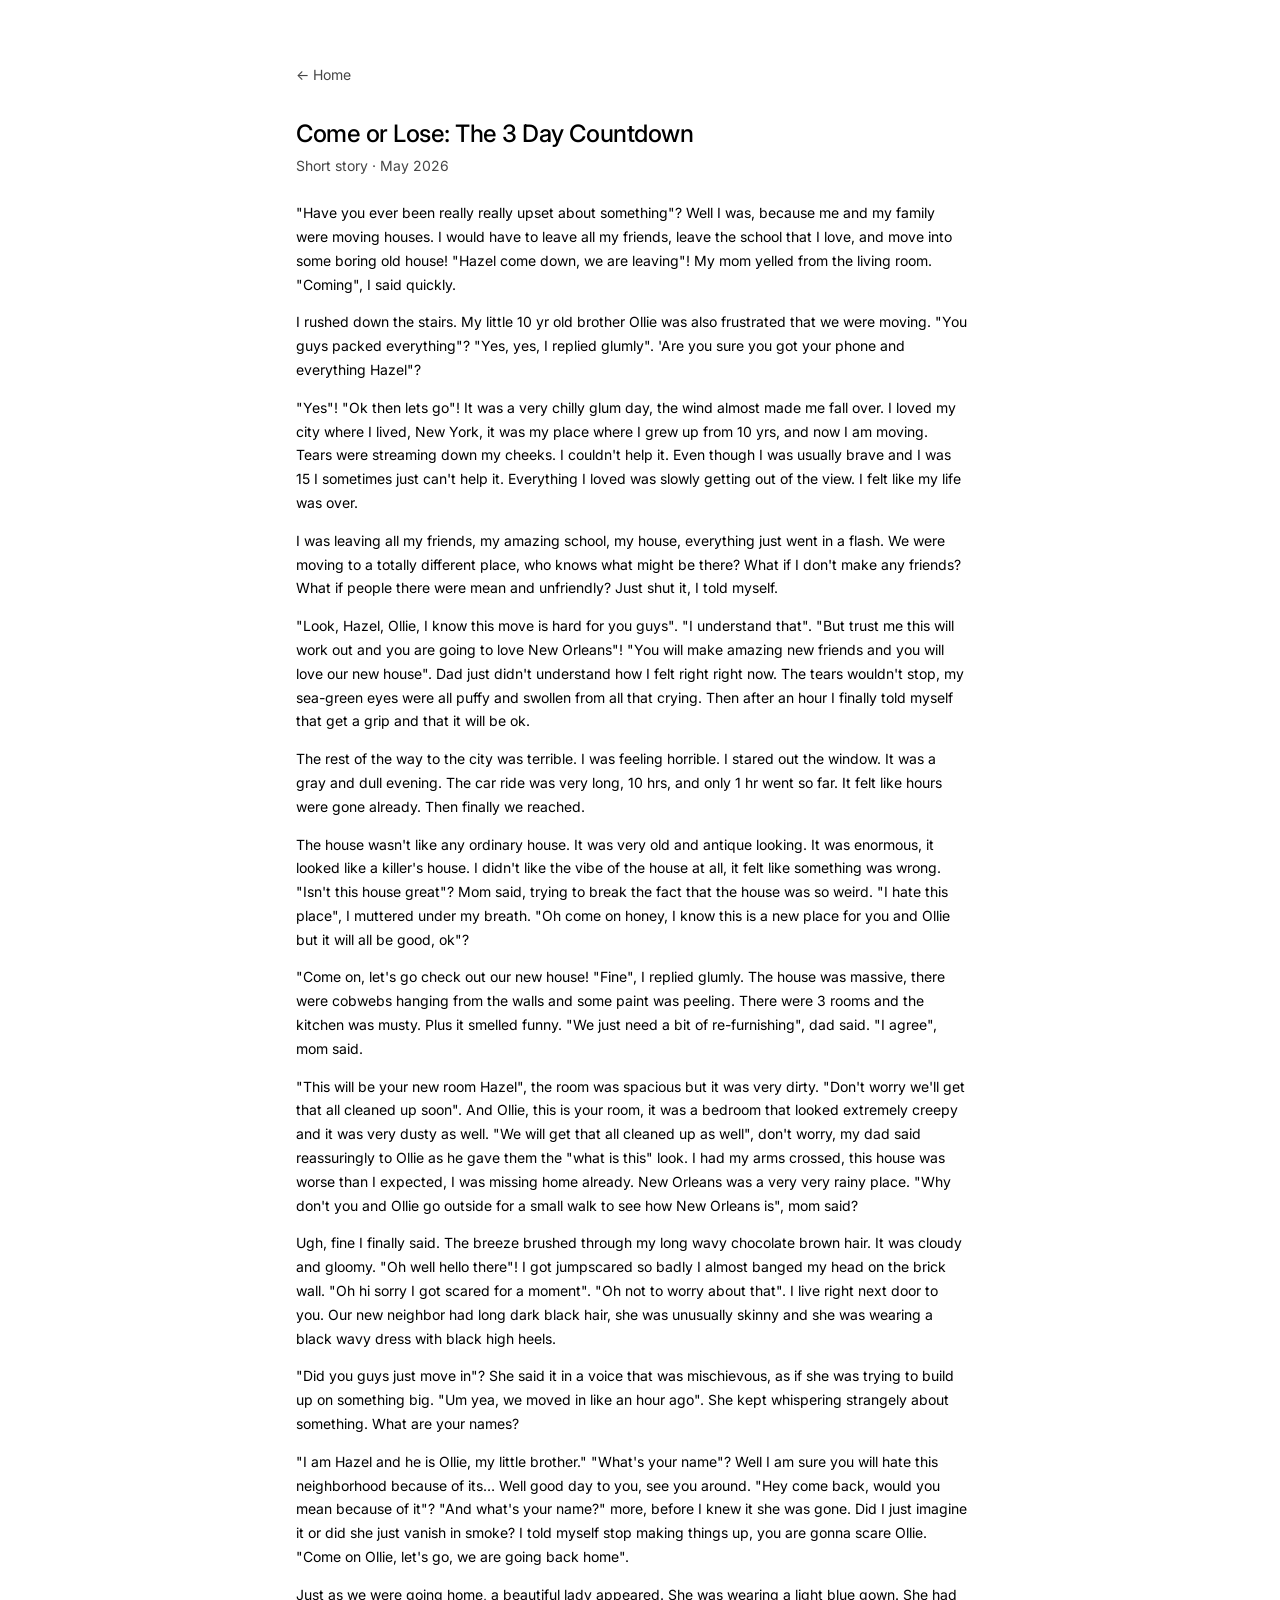
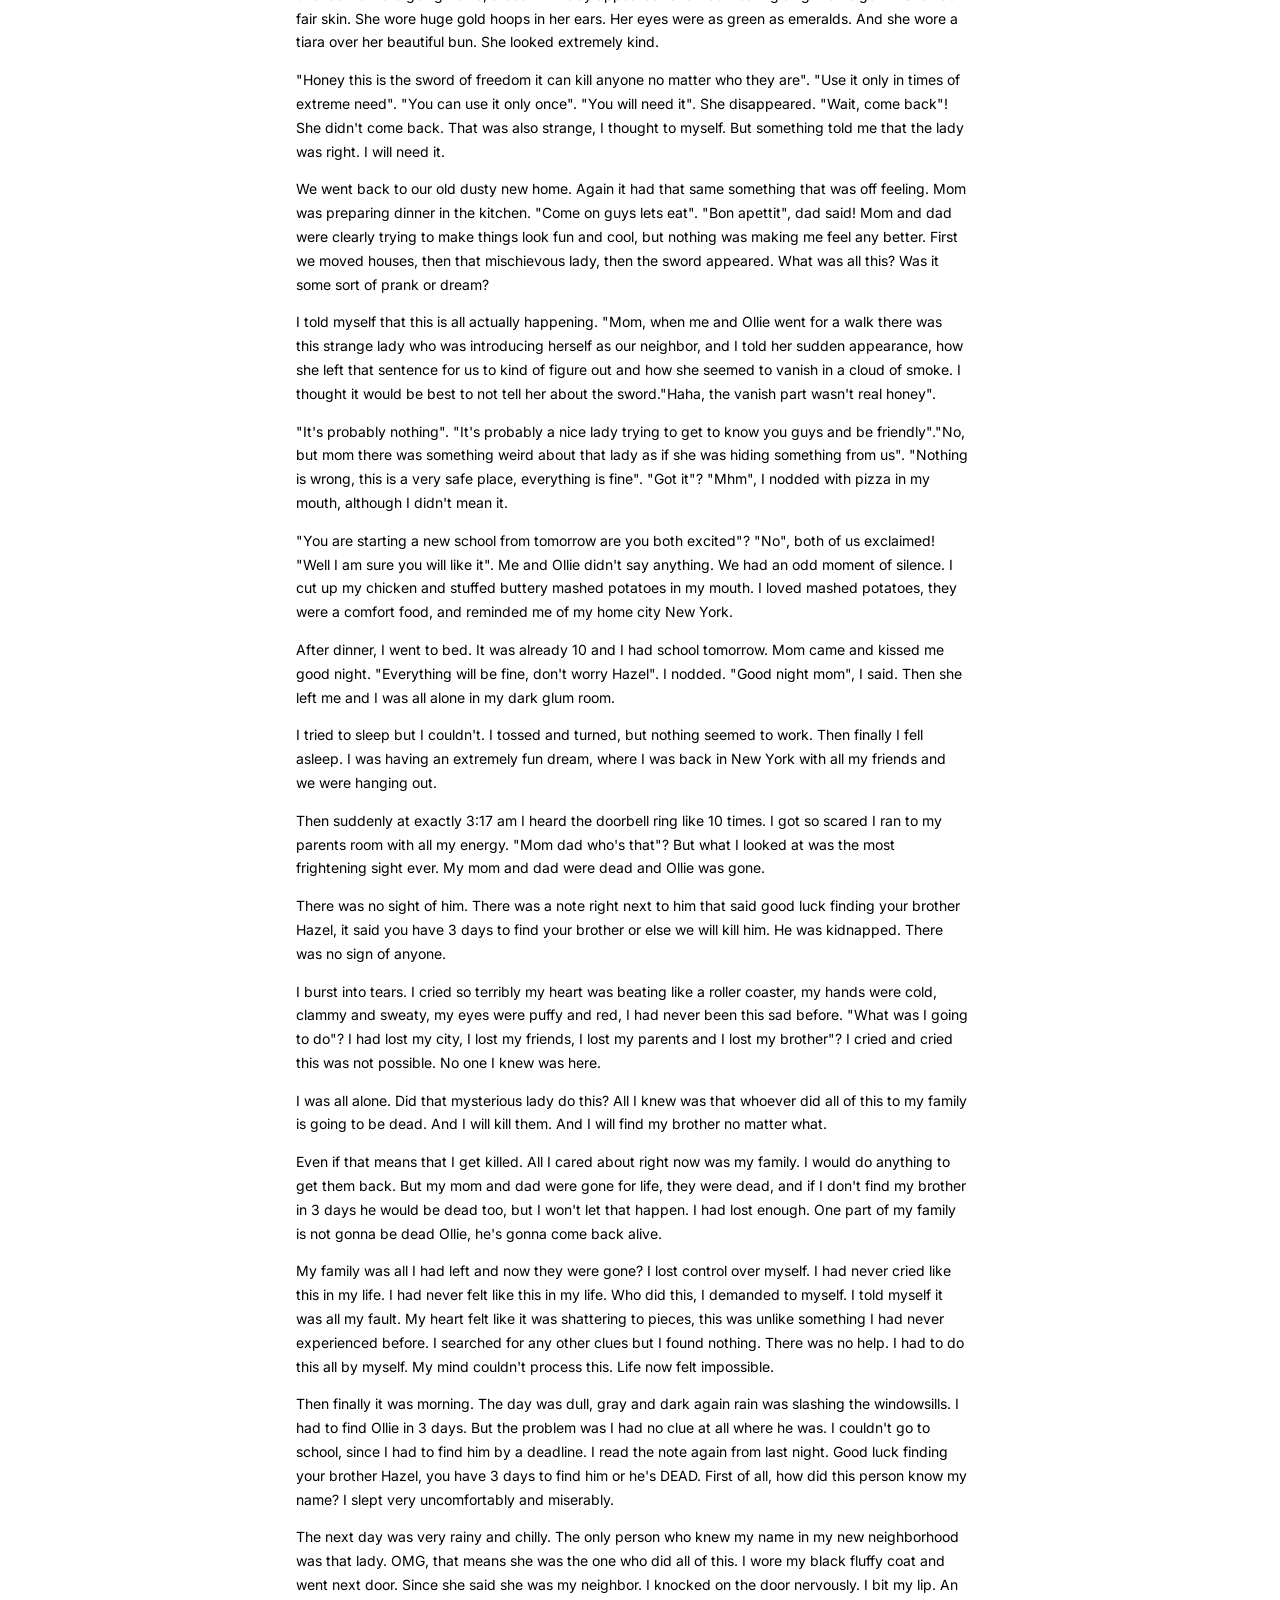
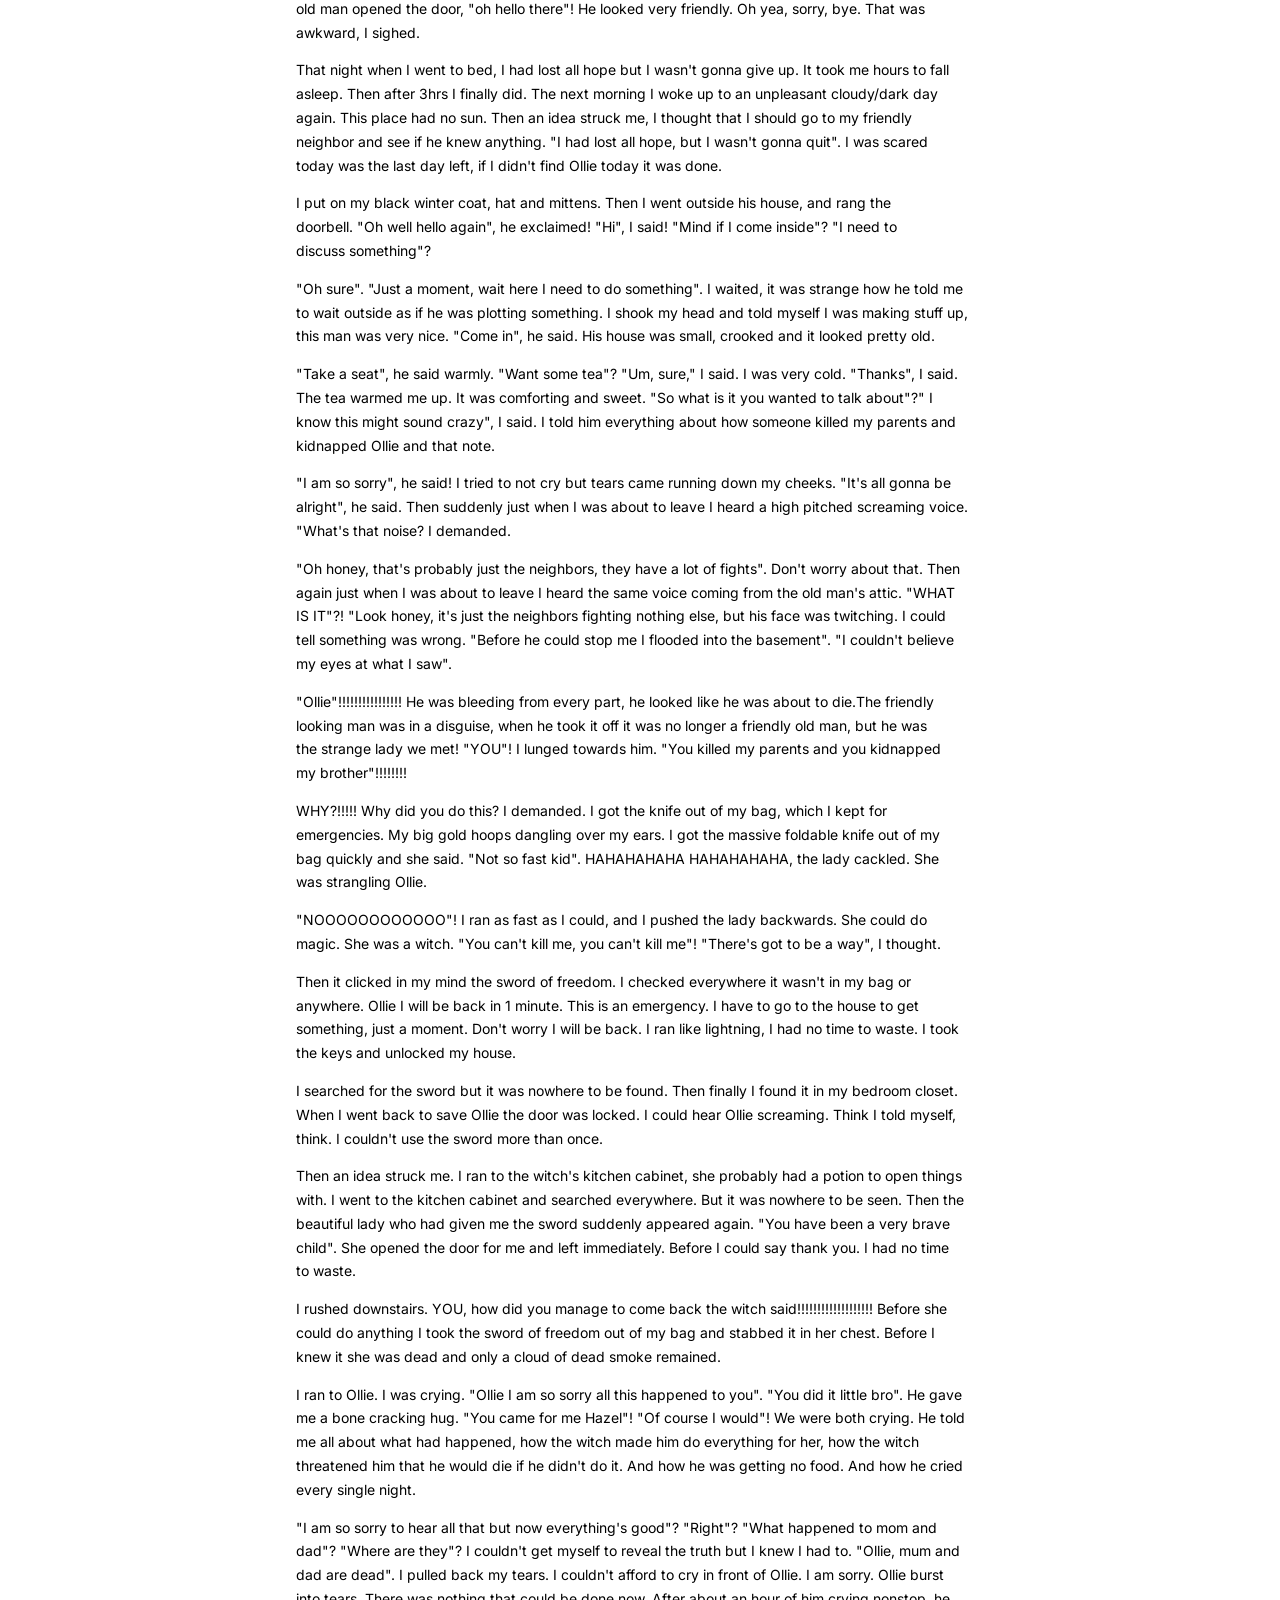
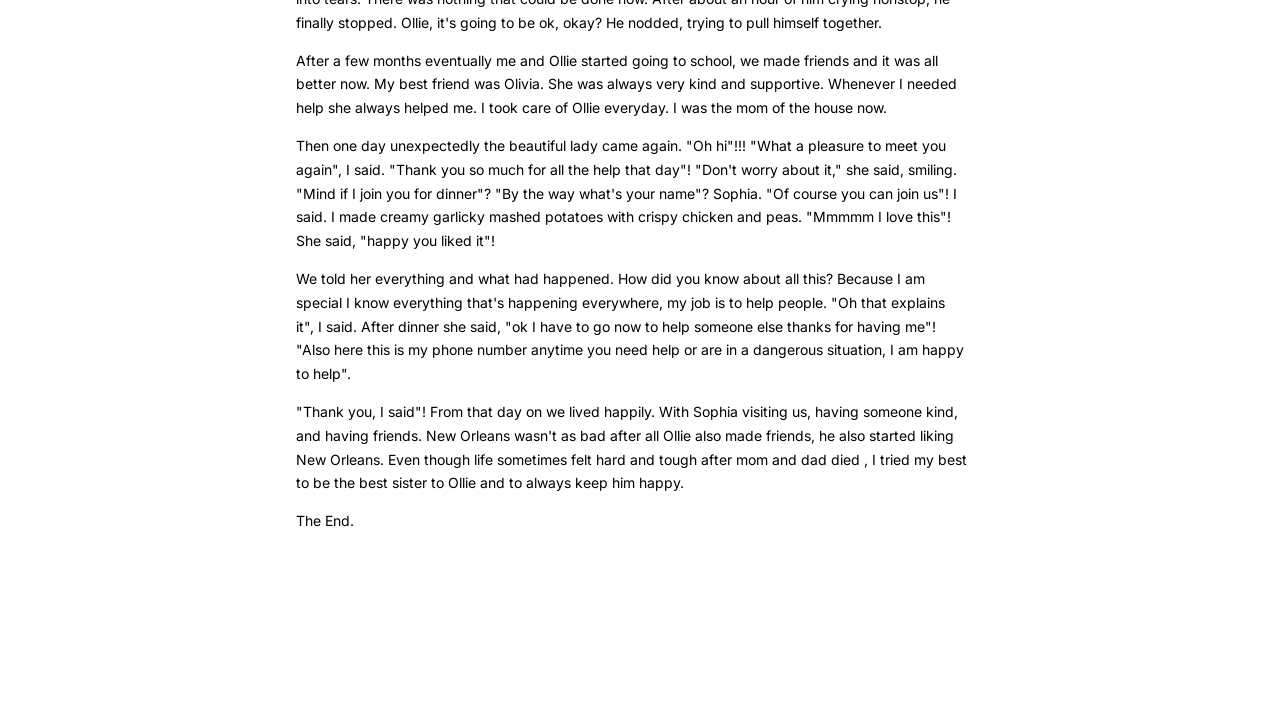
<file: writing/come-or-lose.html>
<!DOCTYPE html>
<html lang="en">
<head>
  <meta charset="UTF-8">
  <meta name="viewport" content="width=device-width, initial-scale=1.0">
  <title>Come or Lose: The 3 Day Countdown — Aashna Agarwal</title>
  <link rel="preconnect" href="https://fonts.googleapis.com">
  <link rel="preconnect" href="https://fonts.gstatic.com" crossorigin>
  <link href="https://fonts.googleapis.com/css2?family=Inter:wght@400;500&display=swap" rel="stylesheet">
  <link rel="stylesheet" href="../css/styles.css">
</head>
<body data-writing-slug="come-or-lose">
  <main class="main writing-page">
    <a href="../index.html#writing" class="back-link">← Home</a>
    <article id="writing-article"></article>
  </main>
  <script src="../js/writing.js"></script>
  <script src="../js/writing-page.js"></script>
</body>
</html>
</file>
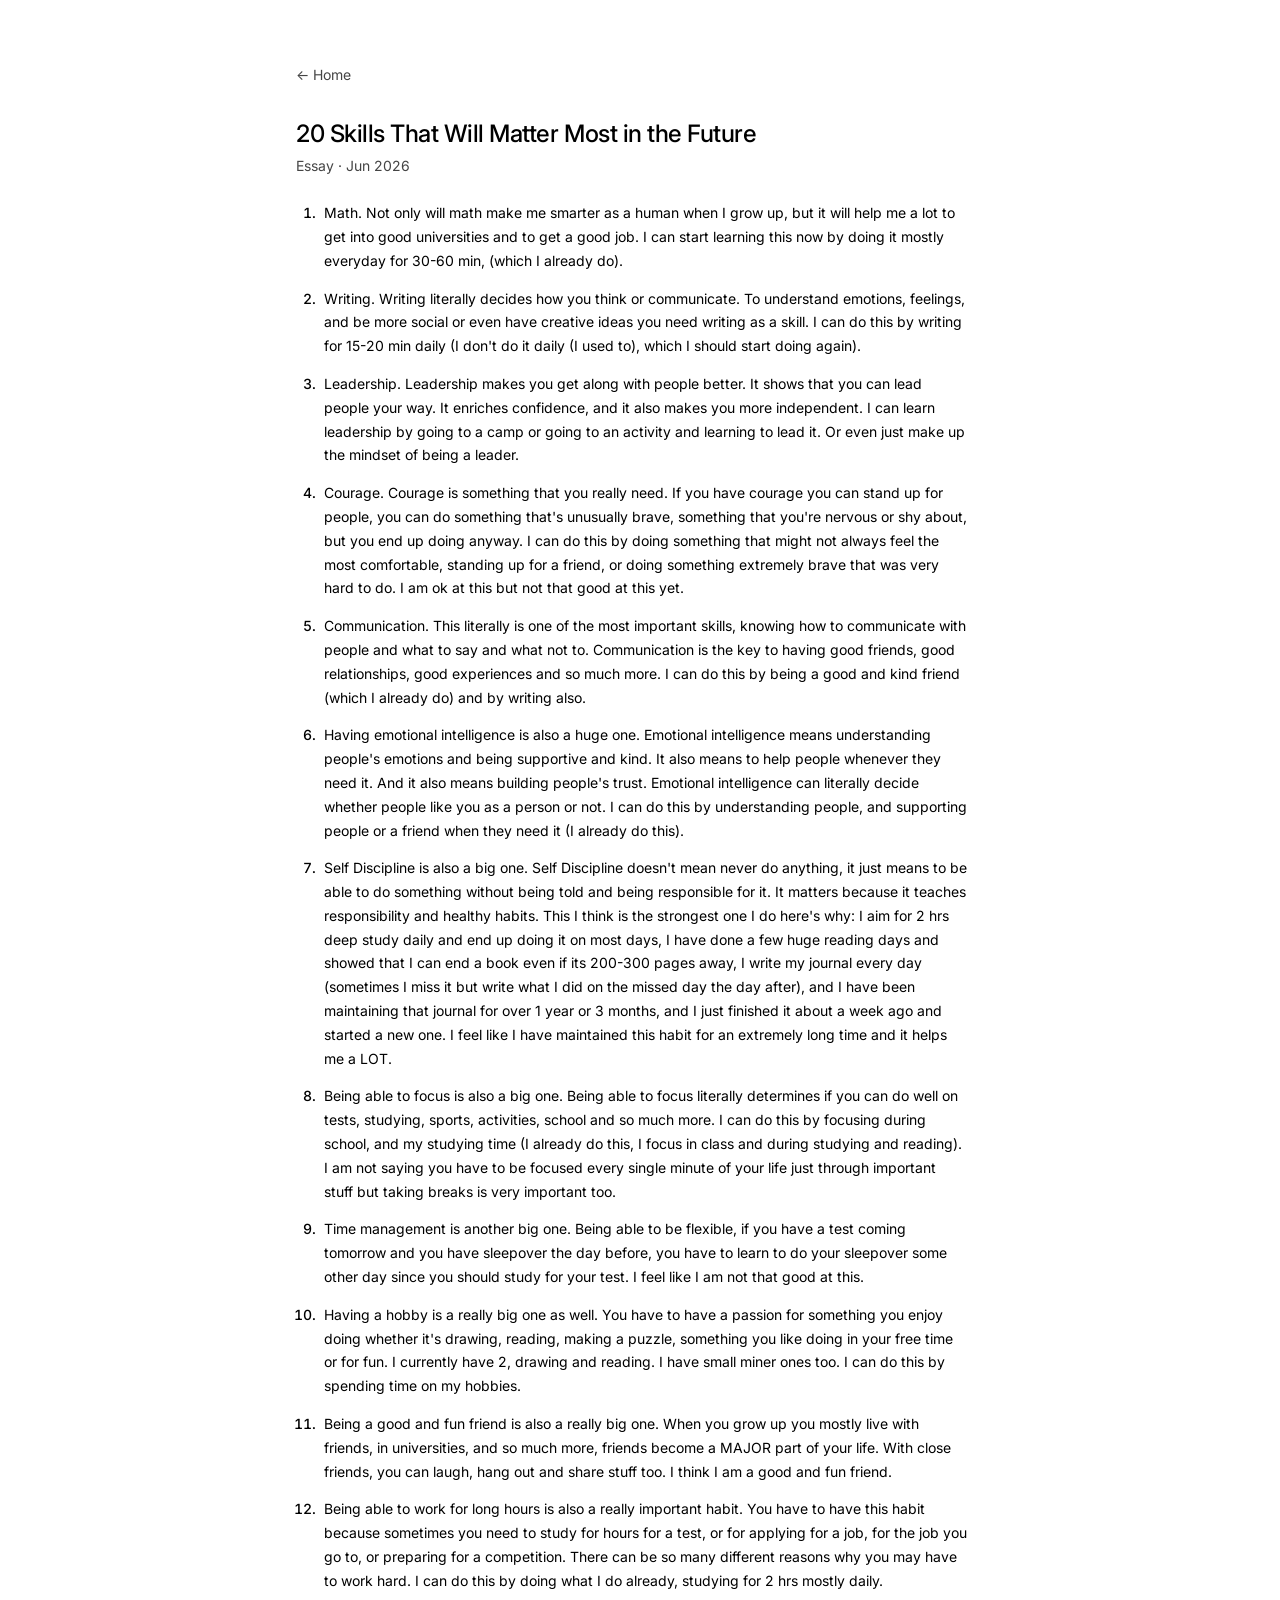
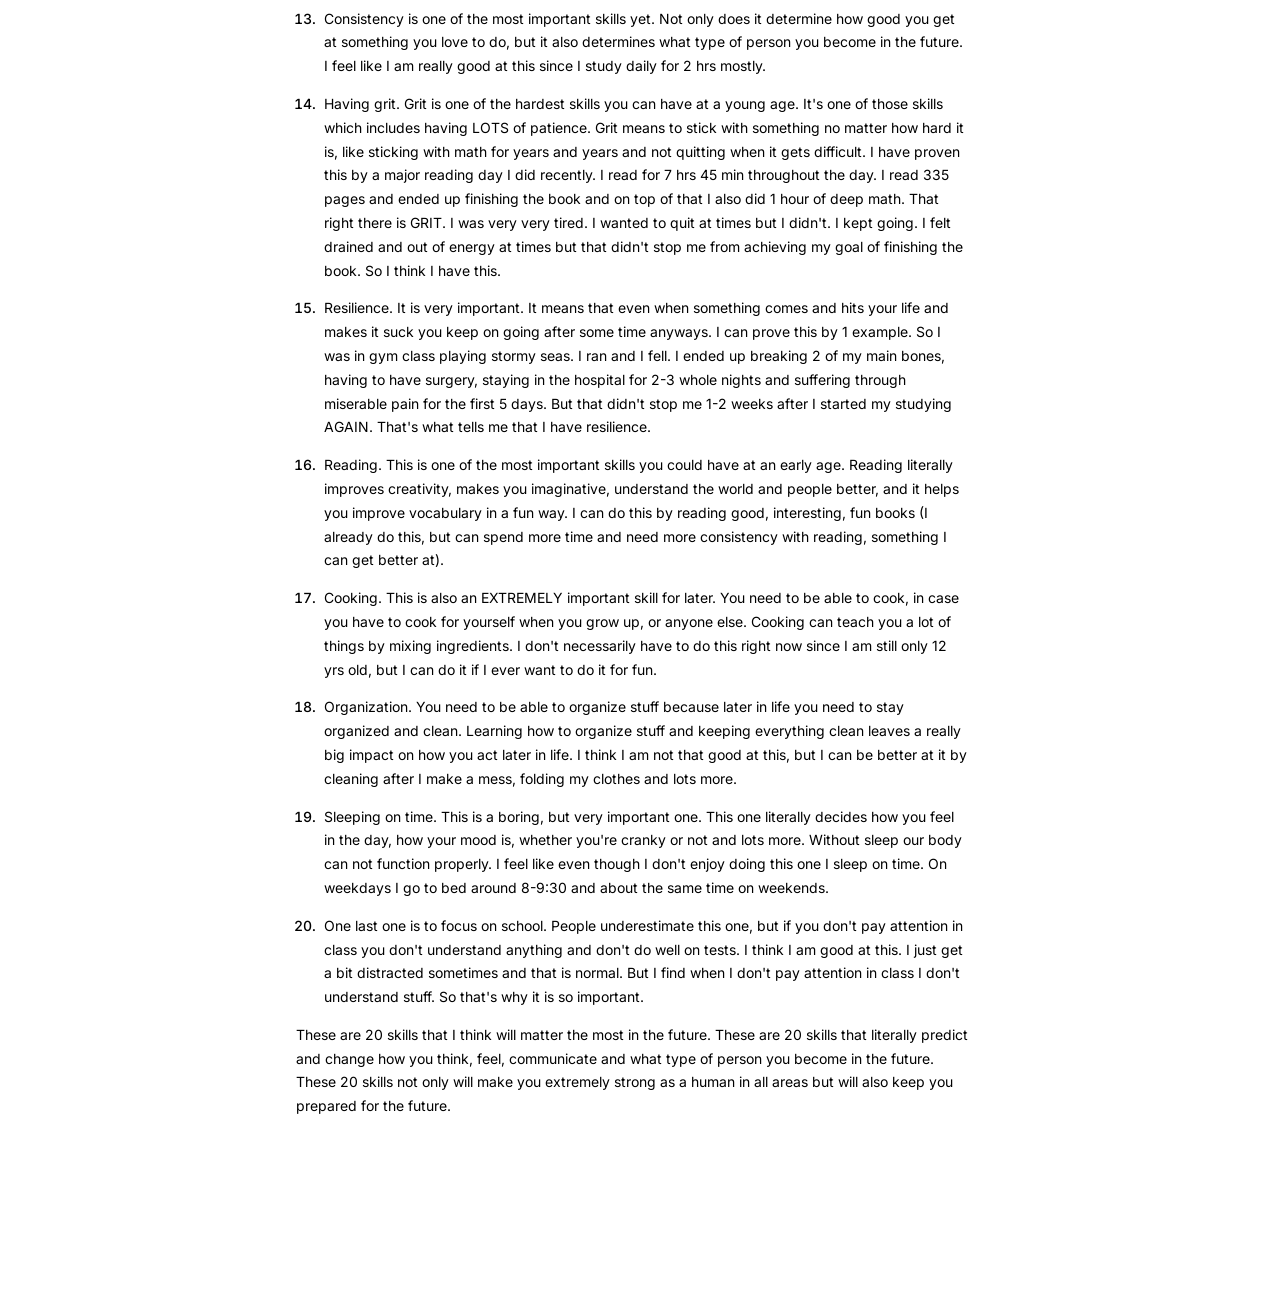
<file: writing/future-skills.html>
<!DOCTYPE html>
<html lang="en">
<head>
  <meta charset="UTF-8">
  <meta name="viewport" content="width=device-width, initial-scale=1.0">
  <title>20 Skills That Will Matter Most in the Future — Aashna Agarwal</title>
  <link rel="preconnect" href="https://fonts.googleapis.com">
  <link rel="preconnect" href="https://fonts.gstatic.com" crossorigin>
  <link href="https://fonts.googleapis.com/css2?family=Inter:wght@400;500&display=swap" rel="stylesheet">
  <link rel="stylesheet" href="../css/styles.css">
</head>
<body data-writing-slug="future-skills">
  <main class="main writing-page">
    <a href="../index.html#writing" class="back-link">← Home</a>
    <article id="writing-article"></article>
  </main>
  <script src="../js/writing.js"></script>
  <script src="../js/writing-page.js"></script>
</body>
</html>
</file>
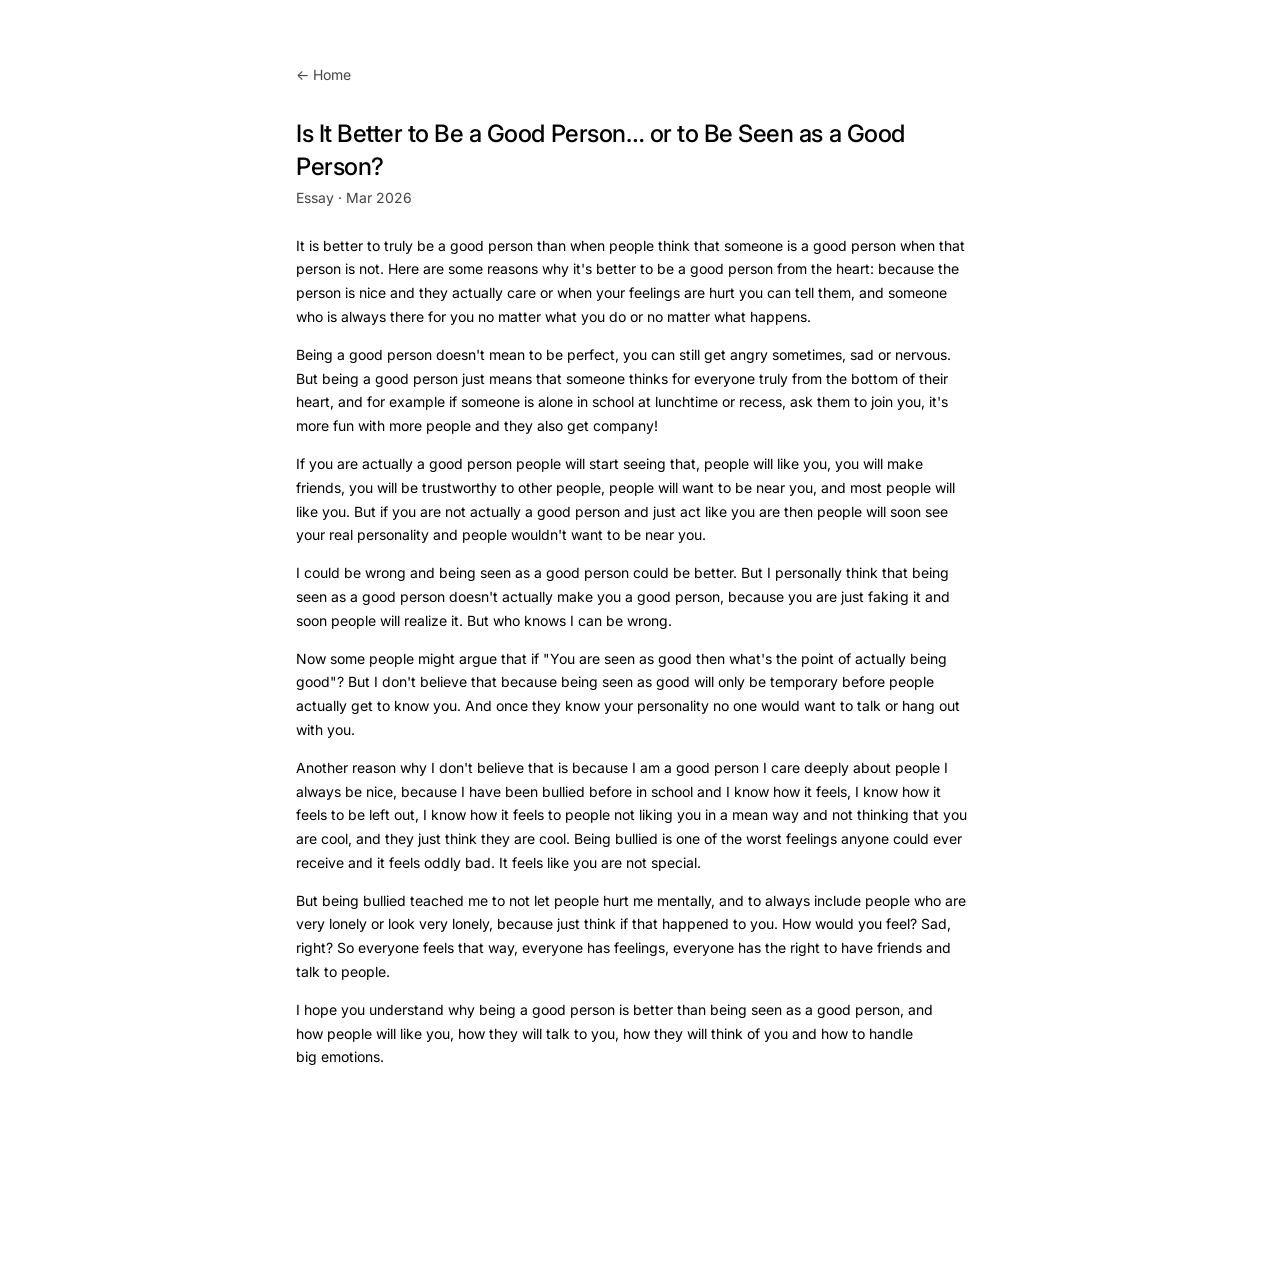
<file: writing/good-person.html>
<!DOCTYPE html>
<html lang="en">
<head>
  <meta charset="UTF-8">
  <meta name="viewport" content="width=device-width, initial-scale=1.0">
  <title>Is It Better to Be a Good Person… — Aashna Agarwal</title>
  <link rel="preconnect" href="https://fonts.googleapis.com">
  <link rel="preconnect" href="https://fonts.gstatic.com" crossorigin>
  <link href="https://fonts.googleapis.com/css2?family=Inter:wght@400;500&display=swap" rel="stylesheet">
  <link rel="stylesheet" href="../css/styles.css">
</head>
<body data-writing-slug="good-person">
  <main class="main writing-page">
    <a href="../index.html#writing" class="back-link">← Home</a>
    <article id="writing-article"></article>
  </main>
  <script src="../js/writing.js"></script>
  <script src="../js/writing-page.js"></script>
</body>
</html>
</file>
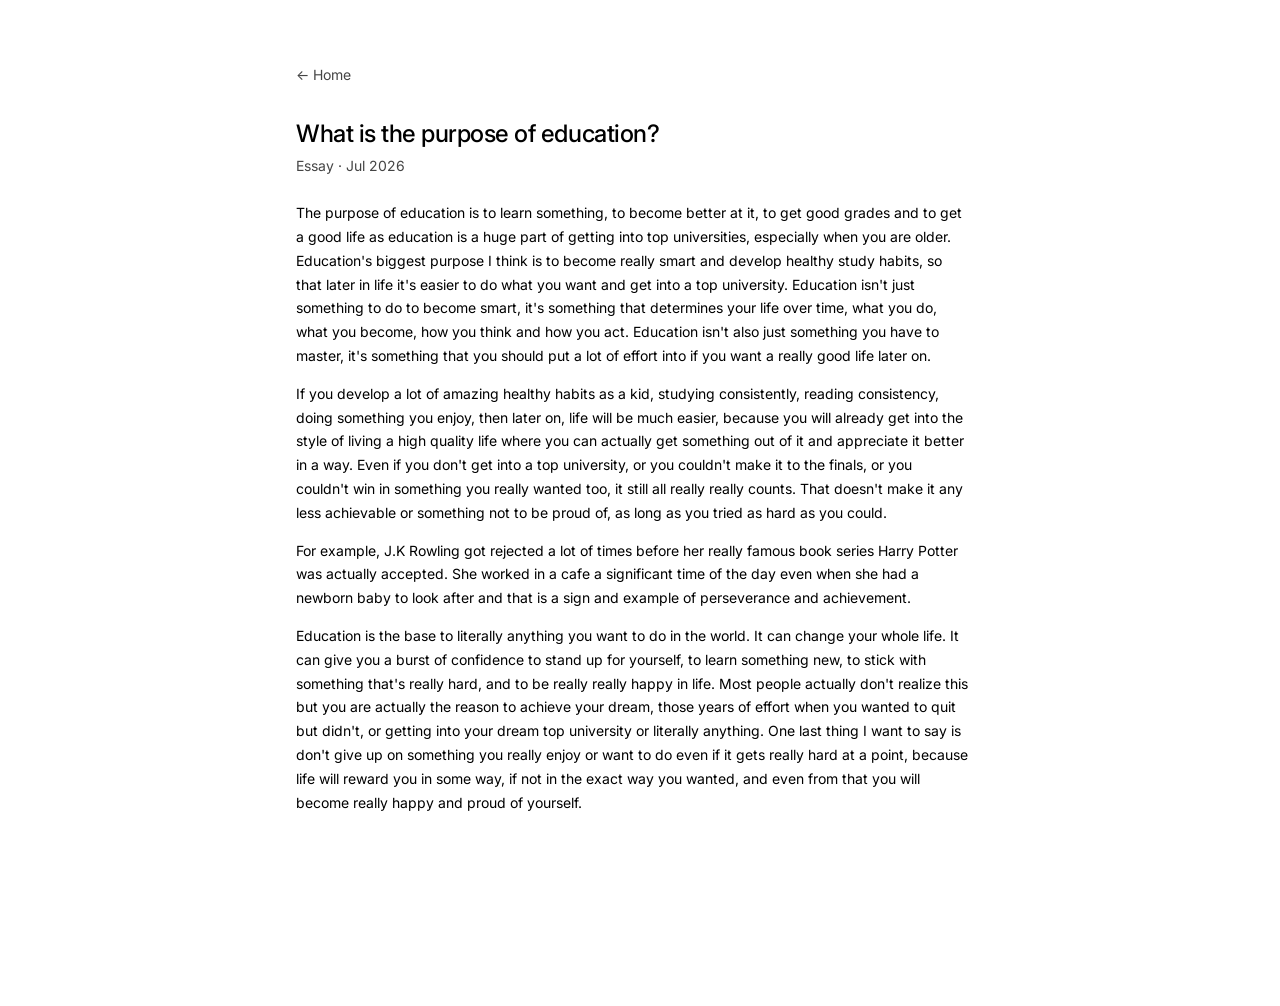
<file: writing/purpose-of-education.html>
<!DOCTYPE html>
<html lang="en">
<head>
  <meta charset="UTF-8">
  <meta name="viewport" content="width=device-width, initial-scale=1.0">
  <title>What is the purpose of education? — Aashna Agarwal</title>
  <link rel="preconnect" href="https://fonts.googleapis.com">
  <link rel="preconnect" href="https://fonts.gstatic.com" crossorigin>
  <link href="https://fonts.googleapis.com/css2?family=Inter:wght@400;500&display=swap" rel="stylesheet">
  <link rel="stylesheet" href="../css/styles.css">
</head>
<body data-writing-slug="purpose-of-education">
  <main class="main writing-page">
    <a href="../index.html#writing" class="back-link">← Home</a>
    <article id="writing-article"></article>
  </main>
  <script src="../js/writing.js"></script>
  <script src="../js/writing-page.js"></script>
</body>
</html>
</file>
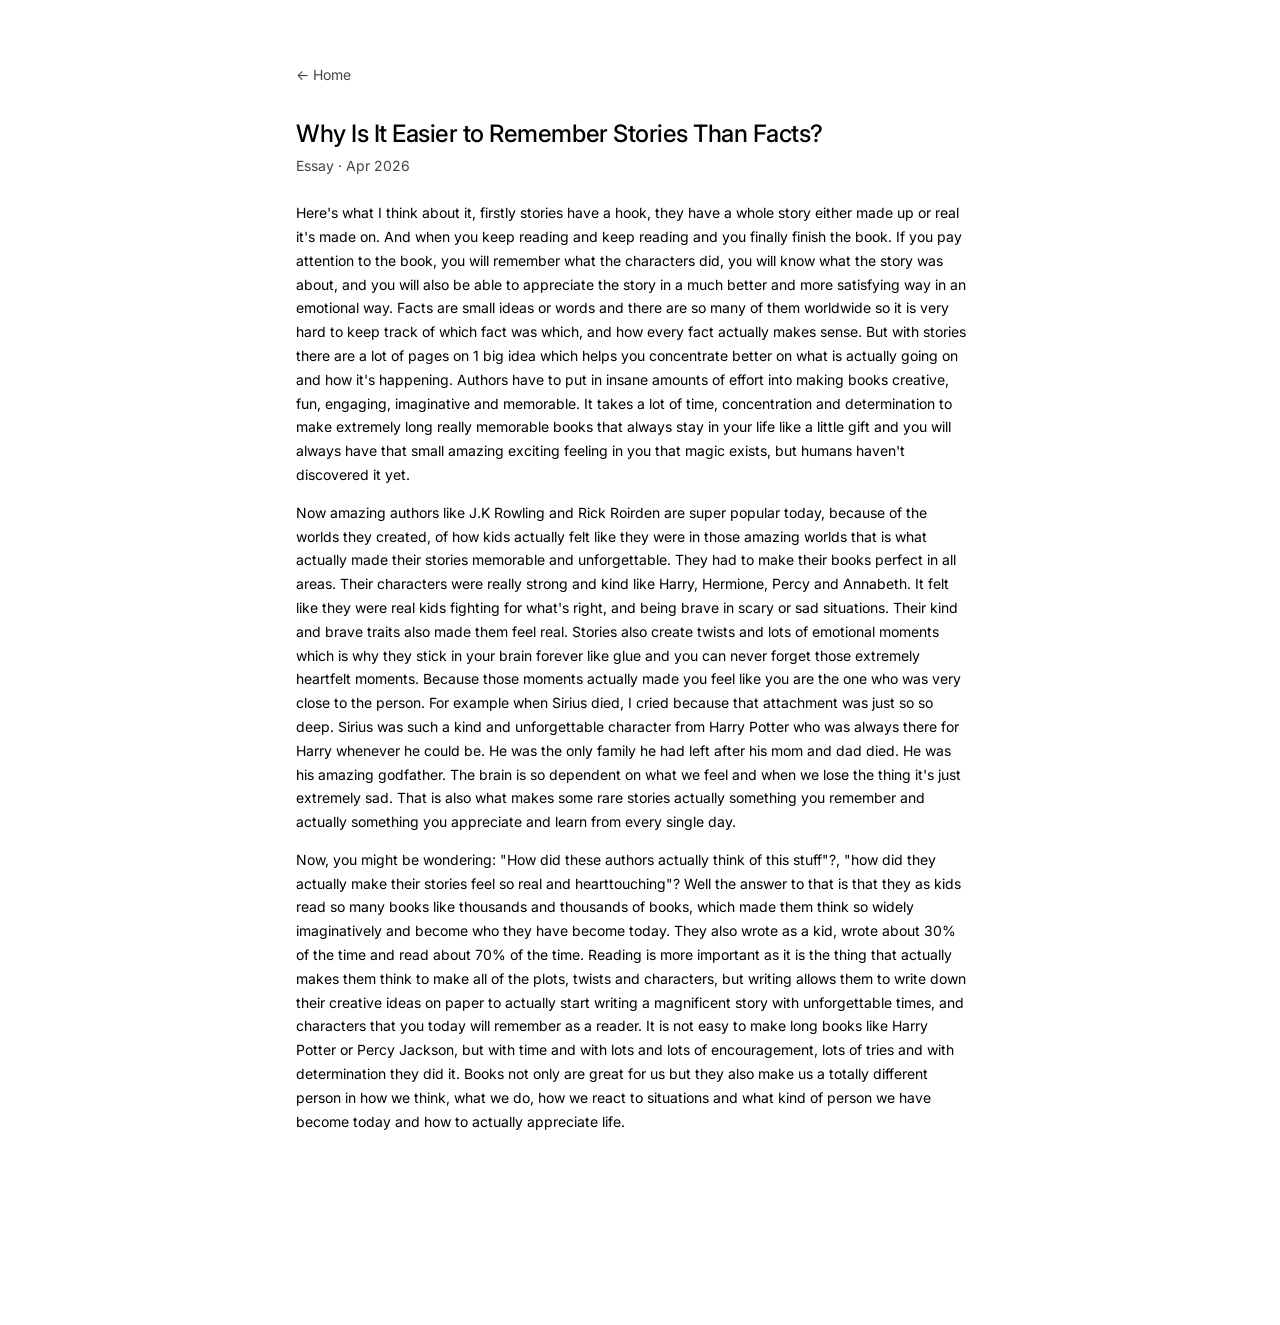
<file: writing/remember-stories.html>
<!DOCTYPE html>
<html lang="en">
<head>
  <meta charset="UTF-8">
  <meta name="viewport" content="width=device-width, initial-scale=1.0">
  <title>Why Is It Easier to Remember Stories Than Facts? — Aashna Agarwal</title>
  <link rel="preconnect" href="https://fonts.googleapis.com">
  <link rel="preconnect" href="https://fonts.gstatic.com" crossorigin>
  <link href="https://fonts.googleapis.com/css2?family=Inter:wght@400;500&display=swap" rel="stylesheet">
  <link rel="stylesheet" href="../css/styles.css">
</head>
<body data-writing-slug="remember-stories">
  <main class="main writing-page">
    <a href="../index.html#writing" class="back-link">← Home</a>
    <article id="writing-article"></article>
  </main>
  <script src="../js/writing.js"></script>
  <script src="../js/writing-page.js"></script>
</body>
</html>
</file>
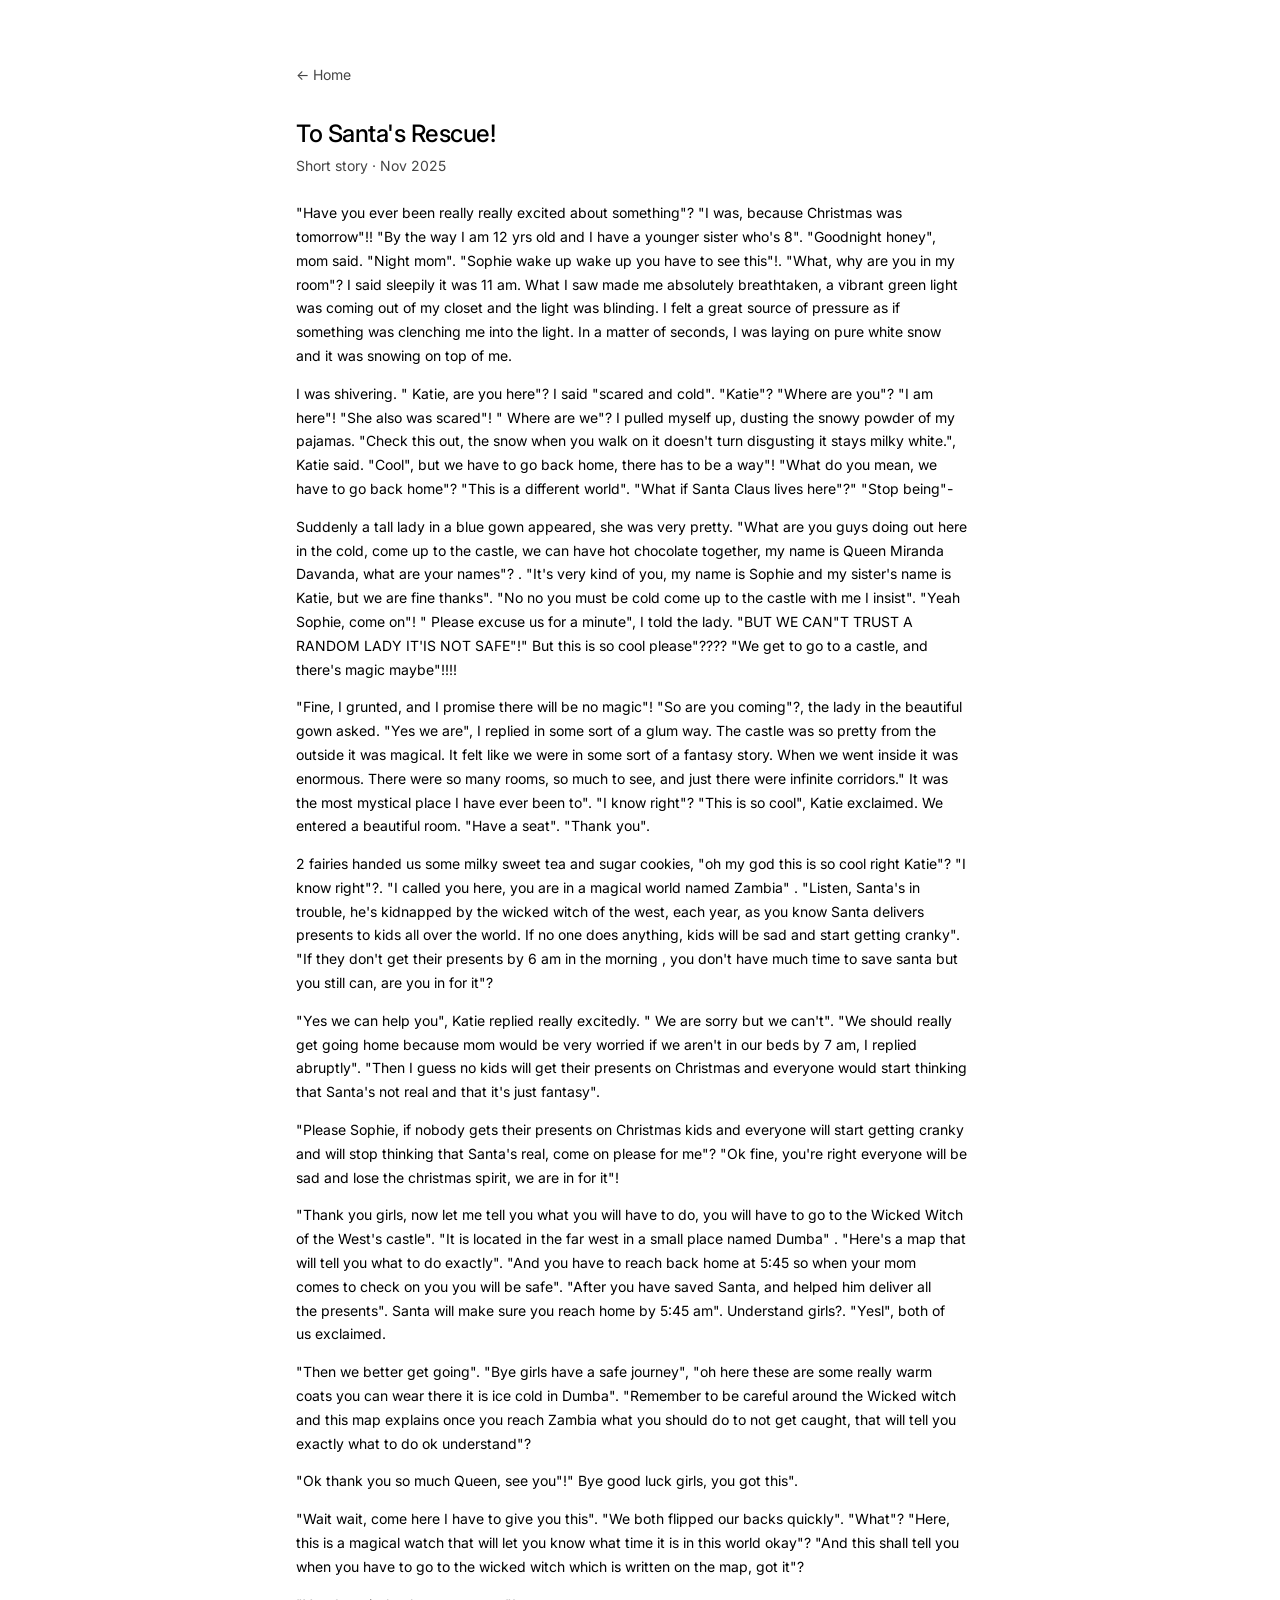
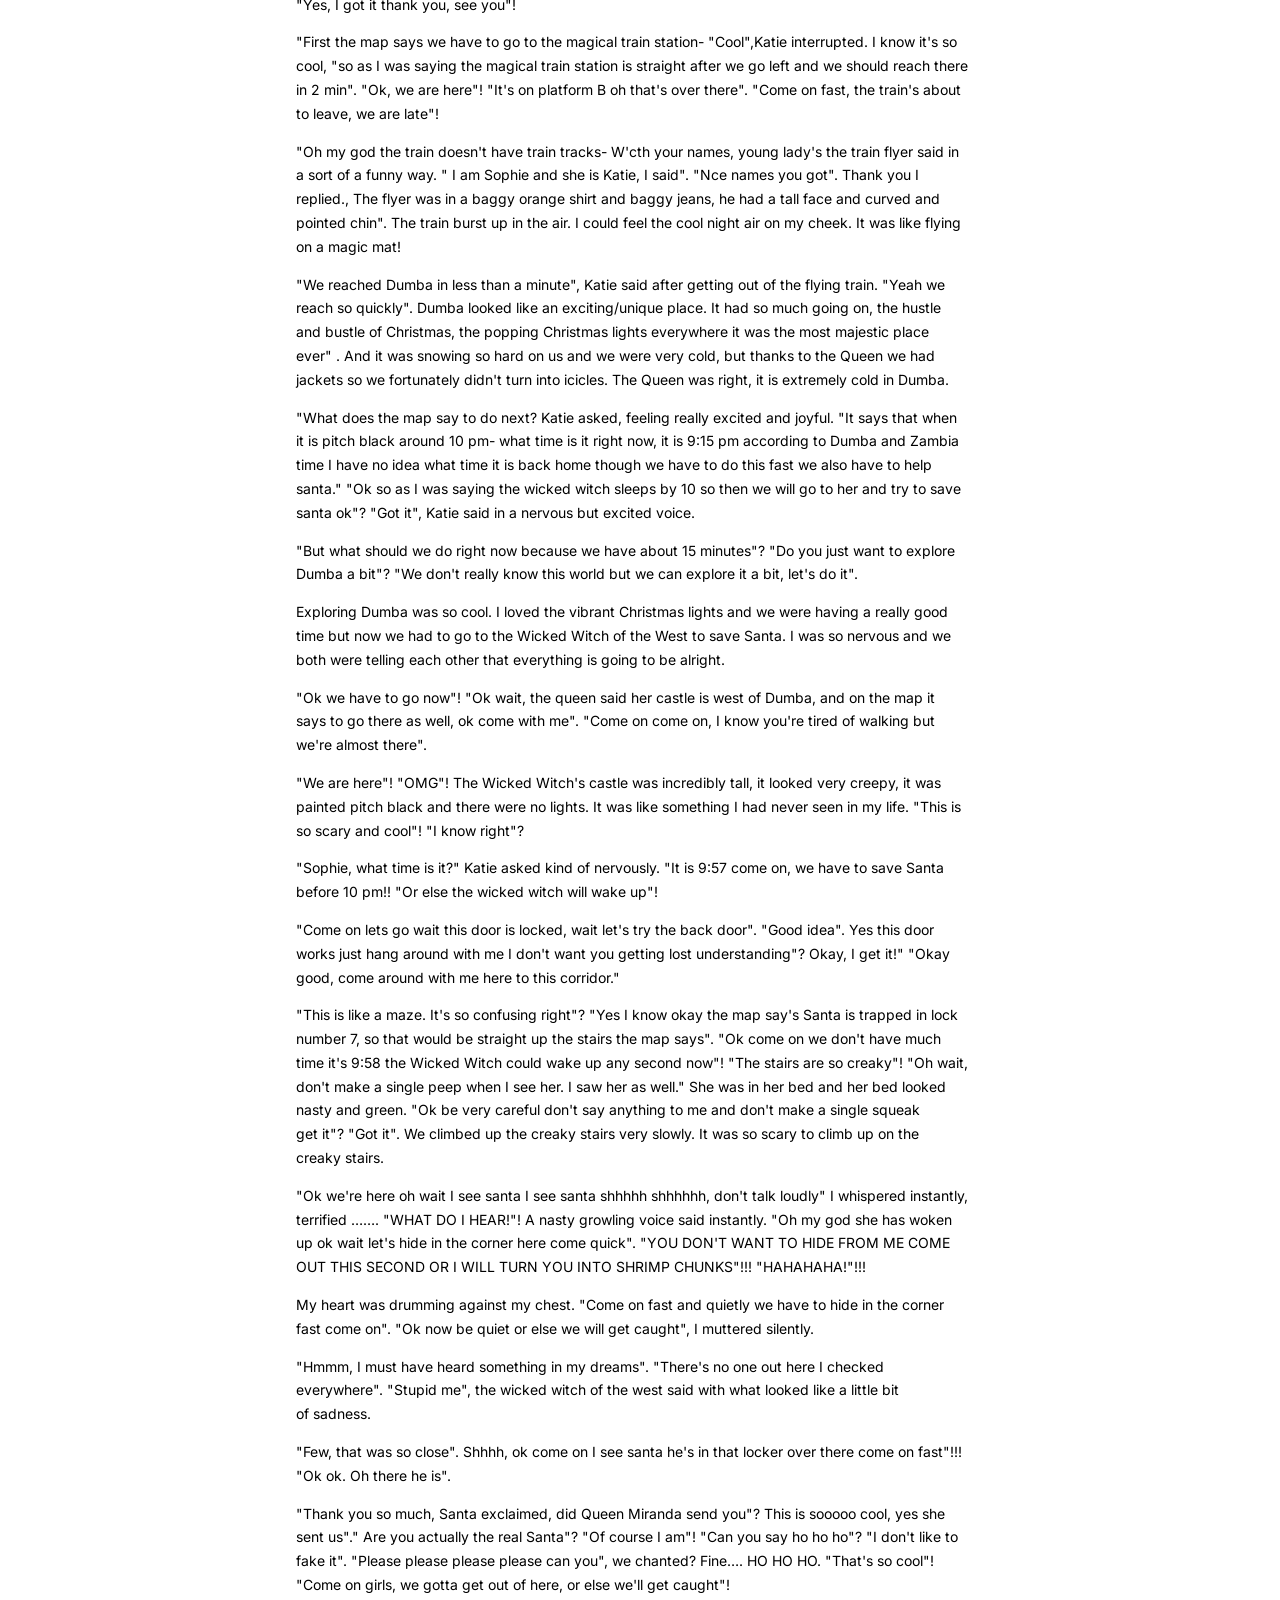
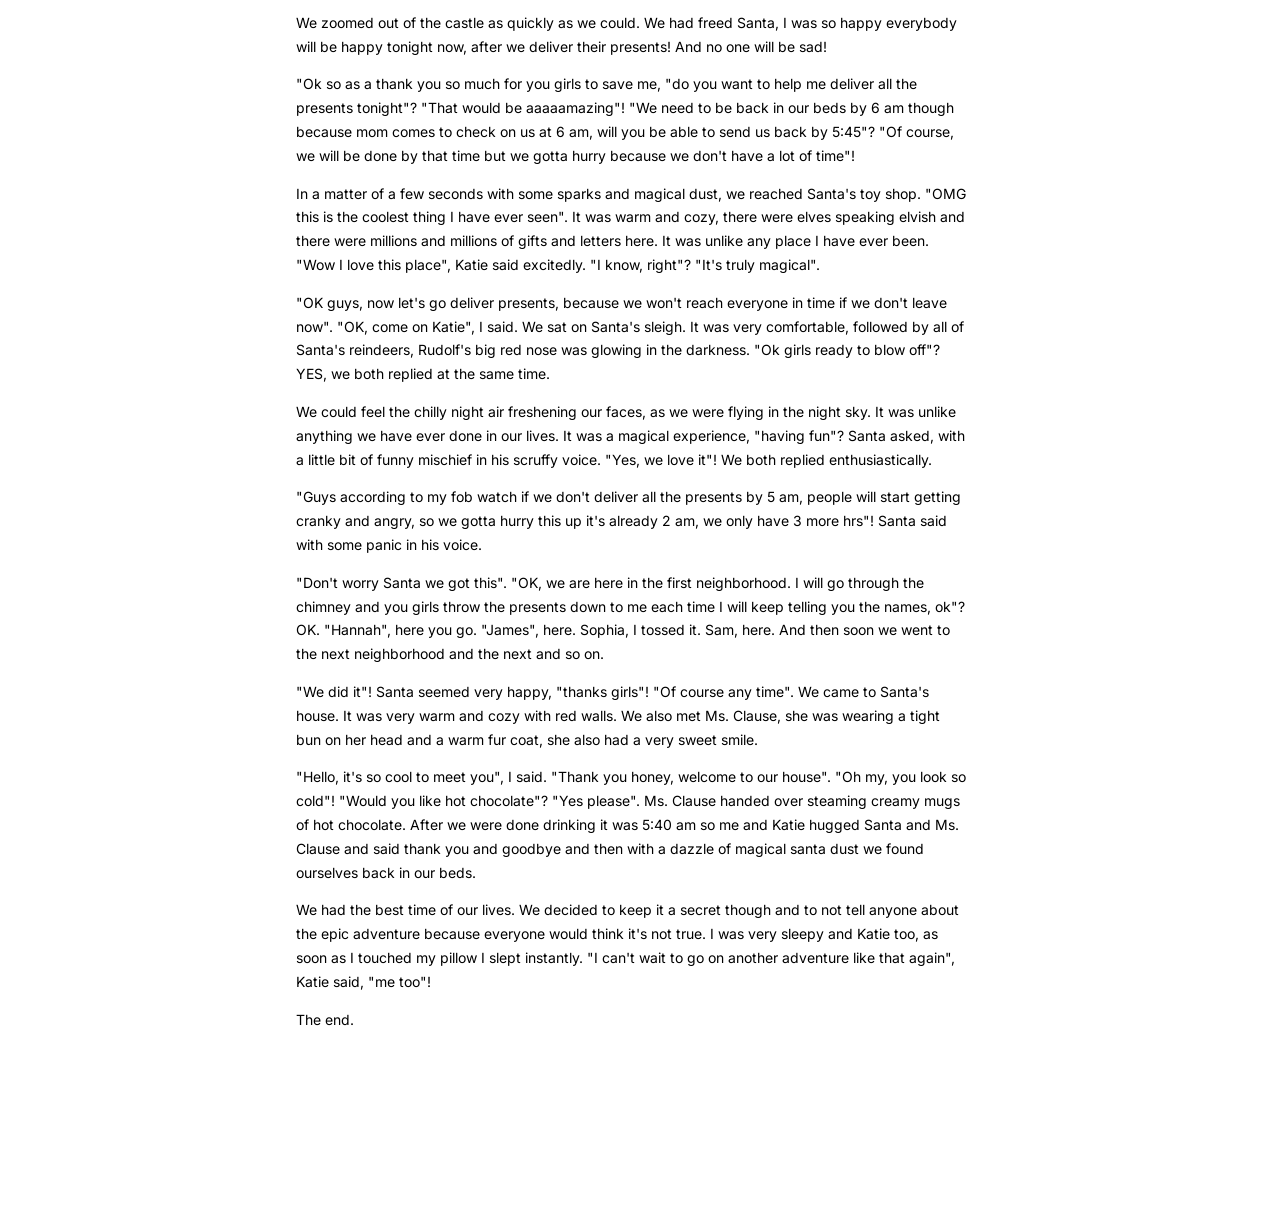
<file: writing/santa-rescue.html>
<!DOCTYPE html>
<html lang="en">
<head>
  <meta charset="UTF-8">
  <meta name="viewport" content="width=device-width, initial-scale=1.0">
  <title>To Santa's Rescue! — Aashna Agarwal</title>
  <link rel="preconnect" href="https://fonts.googleapis.com">
  <link rel="preconnect" href="https://fonts.gstatic.com" crossorigin>
  <link href="https://fonts.googleapis.com/css2?family=Inter:wght@400;500&display=swap" rel="stylesheet">
  <link rel="stylesheet" href="../css/styles.css">
</head>
<body data-writing-slug="santa-rescue">
  <main class="main writing-page">
    <a href="../index.html#writing" class="back-link">← Home</a>
    <article id="writing-article"></article>
  </main>
  <script src="../js/writing.js"></script>
  <script src="../js/writing-page.js"></script>
</body>
</html>
</file>
<file: css/styles.css>
*, *::before, *::after { box-sizing: border-box; margin: 0; padding: 0; }

html { scroll-behavior: smooth; }

body {
  font-family: Inter, system-ui, -apple-system, sans-serif;
  font-size: 14px;
  line-height: 1.6;
  color: #000;
  background: #fff;
  -webkit-font-smoothing: antialiased;
  padding-bottom: 5rem;
}

@media (min-width: 640px) { body { padding-bottom: 6rem; } }

a { color: inherit; text-decoration: none; }
a:hover { text-decoration: underline; }
img { display: block; max-width: 100%; }
button { font: inherit; cursor: pointer; border: none; background: none; }

.main {
  padding: 2.5rem 1.25rem 4rem;
  max-width: 48rem;
  margin-inline: auto;
}

@media (min-width: 640px) { .main { padding: 3.5rem 2.5rem 5rem; } }
@media (min-width: 768px) { .main { padding: 4rem 2.5rem 6rem; } }

.intro-layout {
  display: flex;
  gap: 1.25rem;
  align-items: flex-start;
}

@media (min-width: 480px) {
  .intro-layout {
    gap: 1.5rem;
    align-items: center;
  }
}

@media (min-width: 640px) { .intro-layout { gap: 2rem; } }

@media (max-width: 479px) {
  .intro-layout {
    flex-direction: column;
    gap: 1rem;
  }

  .profile { max-width: 5.5rem; }

  h1 {
    font-size: 1.5rem;
    margin-bottom: 0.75rem;
  }
}

.profile {
  flex-shrink: 0;
  width: auto;
  height: auto;
  max-width: 7.5rem;
  border-radius: 6px;
}

@media (min-width: 640px) { .profile { max-width: 8.5rem; } }

.intro-text {
  flex: 1;
  min-width: 0;
}

h1 {
  font-size: 1.75rem;
  font-weight: 500;
  letter-spacing: -0.025em;
  margin-bottom: 1rem;
}

.bio { display: flex; flex-direction: column; gap: 0.75rem; }

.block { margin-top: 2rem; }

.label {
  font-size: 14px;
  font-weight: 500;
  margin-bottom: 0.5rem;
}

.photo-rows {
  display: flex;
  flex-direction: column;
  gap: 0.5rem;
}

@media (min-width: 640px) { .photo-rows { gap: 0.75rem; } }

.photo-row {
  display: flex;
  flex-wrap: wrap;
  gap: 0.5rem;
}

@media (min-width: 640px) { .photo-row { gap: 0.75rem; } }

.drawings-row,
.paintings-row,
.books-row {
  flex-wrap: nowrap;
  overflow-x: auto;
  -webkit-overflow-scrolling: touch;
  scrollbar-width: none;
  padding-bottom: 0.25rem;
  margin-inline: -0.25rem;
  padding-inline: 0.25rem;
}

.drawings-row::-webkit-scrollbar,
.paintings-row::-webkit-scrollbar,
.books-row::-webkit-scrollbar { display: none; }

@media (min-width: 640px) {
  .books-row { overflow-x: visible; }
}

.drawings-row .photo img,
.paintings-row .photo img {
  height: clamp(4rem, 16vw, 6.25rem);
}

@media (min-width: 640px) {
  .drawings-row .photo img,
  .paintings-row .photo img { height: 6.25rem; }
}

@media (min-width: 768px) {
  .drawings-row .photo img,
  .paintings-row .photo img { height: 7rem; }
}

.books-row .photo img {
  height: clamp(4.25rem, 20vw, 5.75rem);
}

@media (min-width: 640px) { .books-row .photo img { height: 5.75rem; } }
@media (min-width: 768px) { .books-row .photo img { height: 6.25rem; } }

.photo {
  position: relative;
  cursor: zoom-in;
  flex-shrink: 0;
}

.photo img {
  height: clamp(4.5rem, 22vw, 7rem);
  width: auto;
  max-width: none;
  border-radius: 6px;
  transition: filter 0.2s;
}

@media (min-width: 640px) { .photo img { height: 7rem; } }
@media (min-width: 768px) { .photo img { height: 9rem; } }

.photo:hover img { filter: brightness(0.75); }

.photo-caption {
  position: absolute;
  inset: 0;
  display: flex;
  align-items: flex-end;
  justify-content: center;
  padding-bottom: 0.5rem;
  opacity: 0;
  transition: opacity 0.2s;
  pointer-events: none;
}

.photo:hover .photo-caption { opacity: 1; }

.photo-caption span {
  font-size: 10px;
  font-weight: 500;
  color: #fff;
  padding: 0.25rem 0.5rem;
  background: rgba(0, 0, 0, 0.5);
  border-radius: 4px;
  backdrop-filter: blur(4px);
  max-width: 90%;
  text-align: center;
  line-height: 1.3;
}

@media (min-width: 640px) { .photo-caption span { font-size: 12px; } }

.dance { display: flex; flex-direction: column; gap: 1.75rem; }

.dance-video {
  position: relative;
  width: 100%;
  aspect-ratio: 16 / 9;
  background: #111;
  border-radius: 6px;
  overflow: hidden;
}

.dance-video iframe {
  position: absolute;
  inset: 0;
  width: 100%;
  height: 100%;
  border: 0;
}

.dance-title {
  font-size: 14px;
  font-weight: 500;
  letter-spacing: -0.01em;
  margin-top: 0.75rem;
  margin-bottom: 0.25rem;
}

.dance-meta {
  font-size: 14px;
  color: #444;
}

.dance-meta em { font-style: normal; }

.writing { display: flex; flex-direction: column; gap: 1.75rem; }

.writing-preview {
  display: block;
  color: #000;
  text-decoration: none;
}

.writing-preview:hover { text-decoration: none; }
.writing-preview:hover .writing-title { text-decoration: underline; }

.writing-excerpt {
  margin-top: 0.5rem;
  color: #444;
  line-height: 1.65;
  text-wrap: pretty;
}

.writing-page .back-link {
  display: inline-block;
  margin-bottom: 2rem;
  font-size: 14px;
  color: #444;
}

.writing-page .back-link:hover { color: #000; }

.writing-page-header { margin-bottom: 1.5rem; }

.writing-page-title {
  font-size: 1.25rem;
  font-weight: 500;
  letter-spacing: -0.02em;
  margin-bottom: 0.25rem;
  line-height: 1.35;
}

@media (min-width: 640px) {
  .writing-page-title { font-size: 1.5rem; }
}

.writing-item { color: #000; }

.writing-header { margin-bottom: 1rem; }

.writing-title {
  font-size: 14px;
  font-weight: 500;
  letter-spacing: -0.01em;
  margin-bottom: 0.25rem;
}

.writing-meta {
  font-size: 14px;
  color: #444;
}

.writing-meta em { font-style: normal; }

.writing-body {
  display: flex;
  flex-direction: column;
  gap: 0.875rem;
  max-width: 42rem;
}

.writing-body p {
  color: #000;
  line-height: 1.7;
  text-wrap: pretty;
}

.writing-numbered-list {
  margin: 0;
  padding-left: 1.5rem;
  display: flex;
  flex-direction: column;
  gap: 0.875rem;
  max-width: 42rem;
}

.writing-numbered-list li {
  color: #000;
  line-height: 1.7;
  text-wrap: pretty;
  padding-left: 0.25rem;
}

.writing-numbered-list li::marker {
  font-weight: 500;
}

.lightbox {
  position: fixed;
  inset: 0;
  z-index: 100;
  background: rgba(0, 0, 0, 0.92);
  display: flex;
  flex-direction: column;
  align-items: center;
  justify-content: center;
  padding: max(1rem, env(safe-area-inset-top)) max(1rem, env(safe-area-inset-right)) max(1rem, env(safe-area-inset-bottom)) max(1rem, env(safe-area-inset-left));
  opacity: 0;
  visibility: hidden;
  transition: opacity 0.2s, visibility 0.2s;
}

@media (min-width: 640px) { .lightbox { padding: 2rem; } }

.lightbox.open { opacity: 1; visibility: visible; }

.lightbox-close {
  position: absolute;
  top: max(0.75rem, env(safe-area-inset-top));
  right: max(0.75rem, env(safe-area-inset-right));
  font-size: 1.75rem;
  color: #fff;
  opacity: 0.7;
  line-height: 1;
  padding: 0.25rem;
}

@media (min-width: 640px) {
  .lightbox-close {
    top: 1rem;
    right: 1rem;
  }
}

.lightbox-close:hover { opacity: 1; }

.lightbox img {
  max-height: min(80vh, calc(100dvh - 6rem));
  max-width: 100%;
  width: auto;
  border-radius: 6px;
}

.lightbox p {
  margin-top: 0.75rem;
  color: rgba(255, 255, 255, 0.8);
  font-size: 13px;
  text-align: center;
  max-width: 32rem;
  padding-inline: 0.5rem;
}

@media (min-width: 640px) {
  .lightbox img { max-height: 80vh; }
  .lightbox p { font-size: 14px; }
}

@media (max-width: 639px) {
  body { font-size: 15px; }
  .bio p { line-height: 1.65; }
  .writing-body p,
  .writing-numbered-list li,
  .writing-excerpt { line-height: 1.75; }
}
</file>
